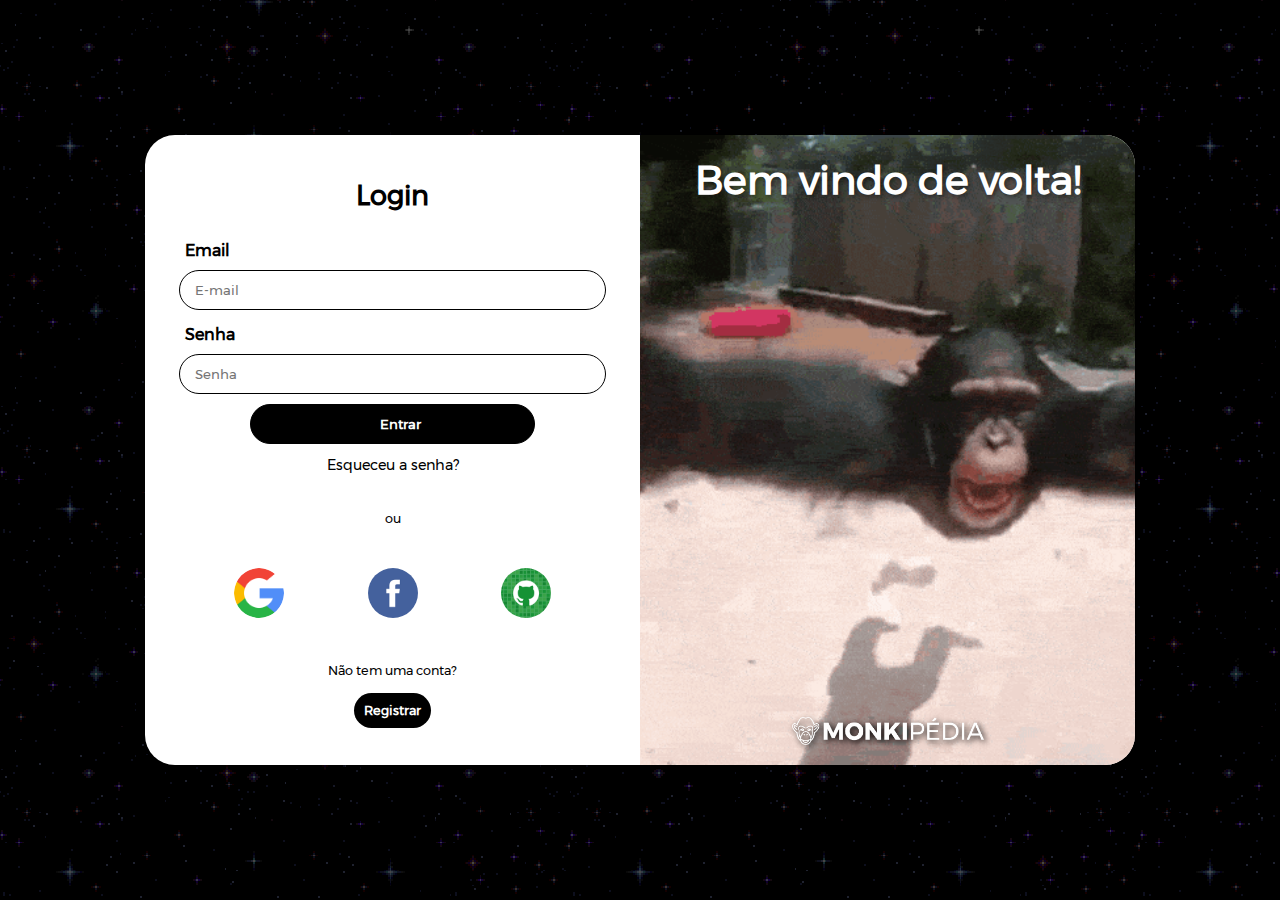
<file: login.html>
<!DOCTYPE html>
<html lang="pt-br">

<head>
    <meta charset="UTF-8">
    <meta name="viewport" content="width=device-width, initial-scale=1.0">
    <title>Login</title>
    <link rel="stylesheet" href="estilos/stylelogin.css">
    <link rel="stylesheet" href="estilos/media-querylogin.css">
    <link rel="shortcut icon" href="imagens/favicon.png" type="image/x-icon">
</head>

<body>
    <main>
        <section id="login">
            <div id="img">
                <h1>Bem vindo de volta!</h1>
                <img id="logo" src="imagens/logo.png" alt="">
            </div>
            <div id="form">
                <h1>Login</h1>
                <form action="index.html" method="post" autocomplete="on">
                    <div>
                        <div class="label"><label for="ilogin">Email</label></div>
                        <input type="email" name="email" id="iemail" placeholder="E-mail" autocomplete="email" required>
                    </div>
                    <div>
                        <div class="label"><label for="isenha">Senha</label></div>
                        <input type="password" name="senha" id="isenha" placeholder="Senha"
                            autocomplete="current-password" required minlength="8" maxlength="20">
                    </div>
                    <input id="entrar" type="submit" value="Entrar">
                    <a class="senha" href="index.html">Esqueceu a senha?</a>
                </form>
                <p style="padding: 0px;">ou</p>
                <div class="icon">
                    <a href=""><img class="logo" src="imagens/logo-google.png" alt="google"></a>
                    <a href=""><img class="logo" src="imagens/logo-facebook.jpg" alt="facebook"></a>
                    <a href=""><img class="logo" src="imagens/logo-github.jpg" alt="github"></a>
                </div>
                <p style="padding: 0px;">Não tem uma conta? <br>
                    <a href="#">Registrar</a>
                </p>
            </div>
        </section>
    </main>
</body>

</html>
</file>
<file: estilos/stylelogin.css>
@charset "UTF-8";

@font-face {
    font-family: "montserrat";
    src: url(../font/Montserrat-Regular.ttf);
}

* {
    font-family: 'montserrat';
    margin: 0px;
    padding: 0px;
    box-sizing: border-box;
}

html {
    background: url(../imagens/teeste.gif);
}

body {
    background-color: rgba(0, 0, 0, 0.726);
}

main {
    display: flex;
    justify-content: center;
    align-items: center;
    height: 100vh;
    width: 100vw;
}

section#login {
    overflow: hidden;
    background-color: white;
    width: 50vw;
    height: 70vh;
    border-radius: 30px;
    box-shadow: 0px 0px 10px rgba(0, 0, 0, 0.5);
    transition: width 0.3s, heigth 0.3s;
    transition-timing-function: ease;
}

div#img  {
    color: black;
    flex-direction: column;
    display: flex;
    align-items: center;
    justify-content: space-between;
    height: 200px;
    padding: 20px;
    background: url(../imagens/rodando.gif);
    background-repeat: no-repeat;
    background-position: center center;
    background-size: cover;
}

div#img h1  {
    margin: 0px;
    padding-top: 0px;
    padding: 0px;
}

#form {
    height: 100%;
    display: flex;
    flex-direction: column;
    justify-content: space-evenly;
    padding: 10px;
}

h1 {
    font-size: 1.7em;
    padding-top: 10px;
    text-align: center;
}

#logo {
    width: 15vw;
    filter: drop-shadow(2px 2px 3px black);
}

.label {
    font-weight: bold;
    padding-top: 8px;
    padding-left: 10px;
}

input {
    text-indent: 15px;
    border: 1px solid black;
    height: 40px;
    width: 100%;
    border-radius: 40px;
}


input[type=submit] {
    width: 60%;
    background-color: rgb(0, 0, 0);
    color: white;
    font-weight: bold;
    cursor: pointer;
    transition-duration: 0.3s;
}

input[type=submit]:hover {
    background-color: rgb(46, 46, 46);
    color: white;
}

form > .senha {
    padding: 2px 0px;
    color: black;
    text-decoration: none;
    font-size: 0.9em;
    width: 100%;
    display: inline-block;
    text-align: center;
}

form > .senha:hover {
    text-decoration: underline;
}

.icon {
    width: 100%;
    display: flex;
    justify-content: space-evenly;
}

.logo {
    float: none;
    margin: 5px;
    width: 50px;
    border-radius: 50%;
    transition: 0.3s;
}

.logo:hover {
    transform: scale(1.1);
    box-shadow: 0px 0px 10px rgba(0, 0, 0, 0.411);
}

p {
    padding-top: 25%;
    font-size: 0.8em;
    line-height: 40px;
    text-align: center;
    color: rgb(0, 0, 0);
}

p > a {
    font-weight: bold;
    border-radius: 40px;
    color: white;
    background-color: rgb(0, 0, 0);
    padding: 10px;
    text-decoration: none;
    transition-duration: 0.3s;
}

p > a:hover {
    background-color: rgb(46, 46, 46);
}
</file>
<file: estilos/media-querylogin.css>
@charset "UTF-8";

@media screen and (max-width: 767px) {

    html{
        background-image: url(../imagens/rodando.gif);
        background-repeat: no-repeat;
        background-size: cover;
        background-position: center center;
    }

    section#login {
        width: 50vw;
        height: 60vh;
    }
    
    body {
        background-color: rgba(0, 0, 0, 0.479);
    }

    #entrar {
        width: 100%;
        margin: 10px 0px;
        padding: 10px 0px;
    }

    div#img {
        display: none;
    }
}

@media screen and (min-width: 768px) and (max-width: 992px) {
    section#login {
        width: 750px;
    }
 
    div#img {
        float: left;
        width: 50%;
        height: 100%;
    } 

    #entrar {
        width: 100%;
        margin: 10px 0px;
        padding: 10px 0px;
    }

    section#login > div#form {
        float: right;
        width: 50%;
    }

    div#img > h1 {
        font-size: 1.7em;
        color: white;
        text-align: center;
    }
}
     
@media screen and (min-width:992px) {
    section#login {
        width: 990px;
        float: left;
    }

    section#login > div#form {
        float: right;
        width: 50%;
    }

    div#img {
        float: right;
        width: 50%;
        height: 100%;
    }

    div#img > h1 {
        font-size: 2.5em;
        color: white;
        text-shadow: 2px 2px 5px rgba(0, 0, 0, 0.432);
        text-align: center;
    }


    .label {
        padding-top: 5px;
        padding-left: 30px;
    }

    input {
        margin: 10px auto;
        display: block;
        width: 90%;
    }
}
</file>
